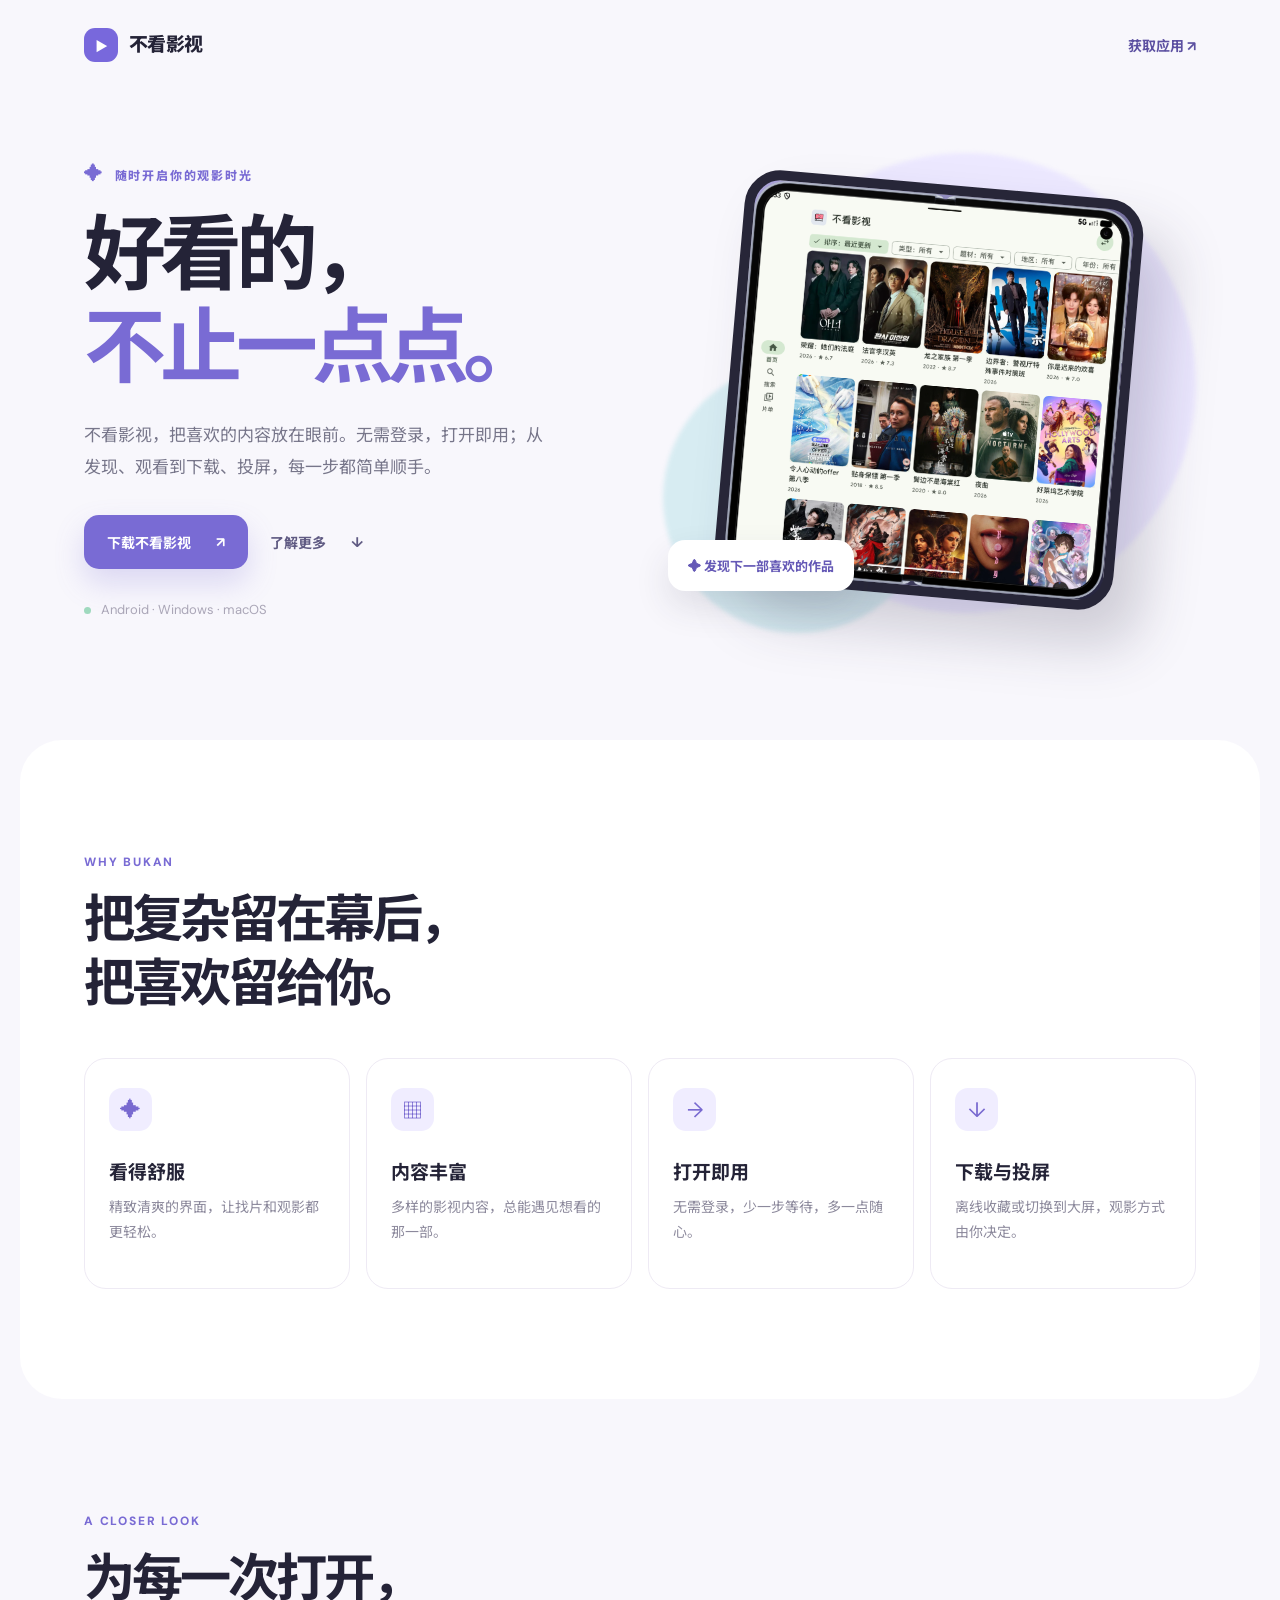
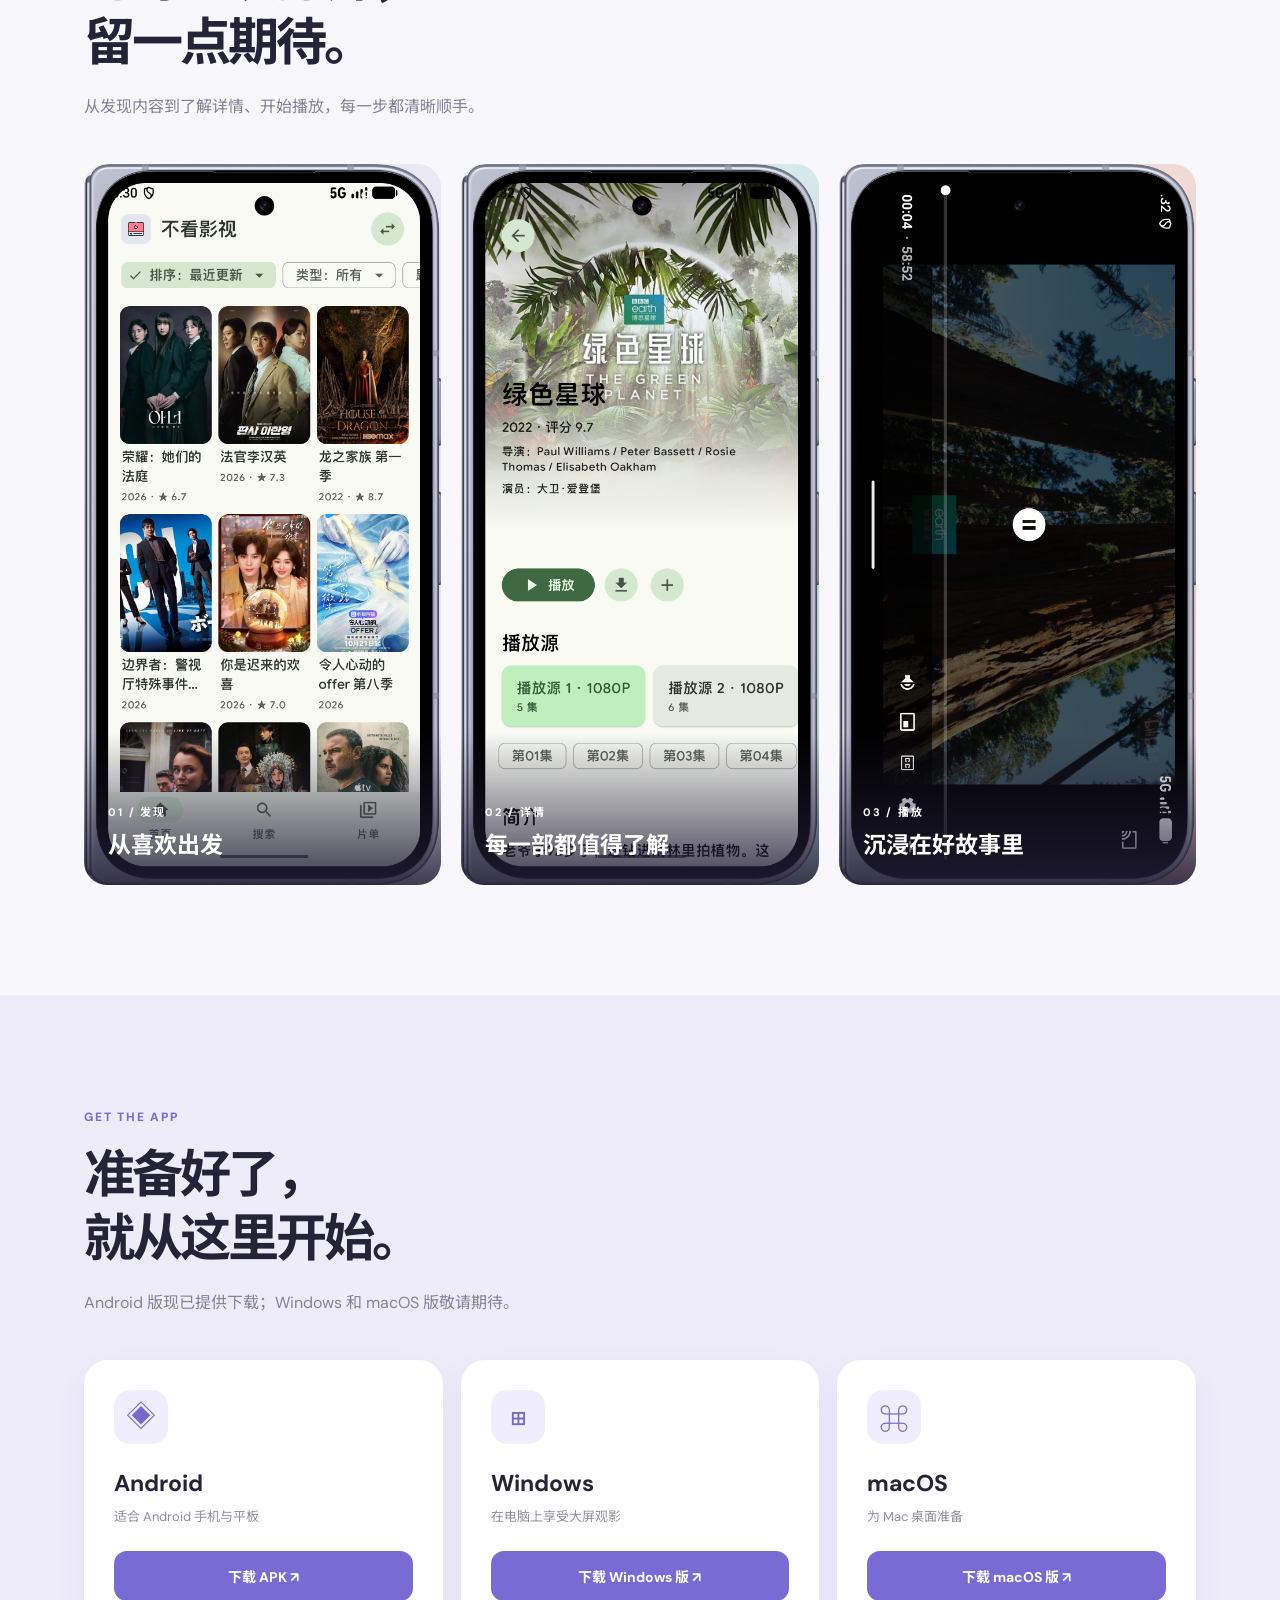
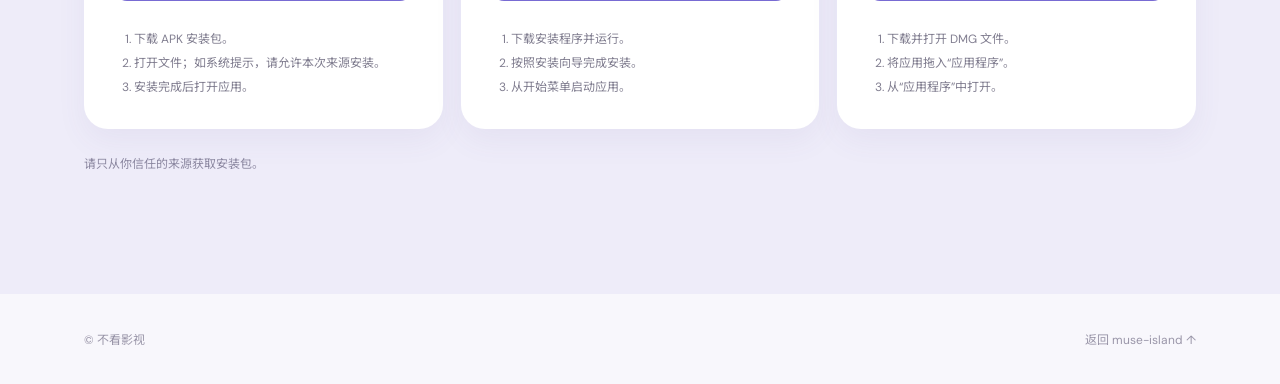
<file: webApp/src/webMain/resources/bukan-yingshi/index.html>
<!doctype html>
<html lang="zh-CN">
<head>
  <meta charset="utf-8">
  <meta name="viewport" content="width=device-width, initial-scale=1">
  <meta name="description" content="不看影视：无需登录，打开即用。发现丰富内容，支持下载与投屏。">
  <title>不看影视 · 轻松发现好内容</title>
  <link rel="stylesheet" href="./styles.css">
</head>
<body>
  <div class="site-shell">
    <header class="topbar">
      <a class="brand" href="/" aria-label="返回 muse-island"><span class="brand-mark">▶</span> 不看影视</a>
      <a class="top-link" href="#download">获取应用 <span aria-hidden="true">↗</span></a>
    </header>

    <main>
      <section class="hero" aria-labelledby="hero-title">
        <div class="hero-copy">
          <span class="eyebrow"><span class="sparkle">✦</span> 随时开启你的观影时光</span>
          <h1 id="hero-title">好看的，<br><em>不止一点点。</em></h1>
          <p>不看影视，把喜欢的内容放在眼前。无需登录，打开即用；从发现、观看到下载、投屏，每一步都简单顺手。</p>
          <div class="hero-actions">
            <a class="button primary" href="#download">下载不看影视 <span aria-hidden="true">↗</span></a>
            <a class="button text-button" href="#features">了解更多 <span aria-hidden="true">↓</span></a>
          </div>
          <div class="hero-note"><span class="note-dot"></span> Android · Windows · macOS</div>
        </div>
        <div class="hero-art" aria-label="不看影视首页截图">
          <div class="orb orb-one"></div><div class="orb orb-two"></div>
          <div class="screen-placeholder"><img class="screen-shot" src="./home.png" alt="不看影视首页" fetchpriority="high"></div>
          <div class="floating-label">✦ 发现下一部喜欢的作品</div>
        </div>
      </section>

      <section class="features section" id="features" aria-labelledby="features-title">
        <div class="section-heading"><span class="eyebrow">WHY BUKAN</span><h2 id="features-title">把复杂留在幕后，<br>把喜欢留给你。</h2></div>
        <div class="feature-grid">
          <article class="feature-card"><span class="feature-icon">✦</span><h3>看得舒服</h3><p>精致清爽的界面，让找片和观影都更轻松。</p></article>
          <article class="feature-card"><span class="feature-icon">▦</span><h3>内容丰富</h3><p>多样的影视内容，总能遇见想看的那一部。</p></article>
          <article class="feature-card"><span class="feature-icon">→</span><h3>打开即用</h3><p>无需登录，少一步等待，多一点随心。</p></article>
          <article class="feature-card"><span class="feature-icon">↓</span><h3>下载与投屏</h3><p>离线收藏或切换到大屏，观影方式由你决定。</p></article>
        </div>
      </section>

      <section class="showcase section" aria-labelledby="showcase-title">
        <div class="section-heading"><span class="eyebrow">A CLOSER LOOK</span><h2 id="showcase-title">为每一次打开，<br>留一点期待。</h2><p>从发现内容到了解详情、开始播放，每一步都清晰顺手。</p></div>
        <div class="showcase-grid">
          <div class="image-slot"><img src="./find.png" alt="不看影视发现页面" loading="lazy"><div class="slot-copy"><span>01 / 发现</span><strong>从喜欢出发</strong></div></div>
          <div class="image-slot"><img src="./detail.png" alt="不看影视影片详情页面" loading="lazy"><div class="slot-copy"><span>02 / 详情</span><strong>每一部都值得了解</strong></div></div>
          <div class="image-slot"><img src="./play.png" alt="不看影视播放页面" loading="lazy"><div class="slot-copy"><span>03 / 播放</span><strong>沉浸在好故事里</strong></div></div>
        </div>
      </section>

      <section class="download section" id="download" aria-labelledby="download-title">
        <div class="section-heading"><span class="eyebrow">GET THE APP</span><h2 id="download-title">准备好了，<br>就从这里开始。</h2><p>Android 版现已提供下载；Windows 和 macOS 版敬请期待。</p></div>
        <div class="download-grid">
          <article class="download-card"><span class="platform-icon">◈</span><h3>Android</h3><p>适合 Android 手机与平板</p><a href="./bukan-yingshi_v2.0.apk" download>下载 APK ↗</a><ol><li>下载 APK 安装包。</li><li>打开文件；如系统提示，请允许本次来源安装。</li><li>安装完成后打开应用。</li></ol></article>
          <article class="download-card"><span class="platform-icon">⊞</span><h3>Windows</h3><p>在电脑上享受大屏观影</p><button type="button" onclick="document.getElementById('unavailable-dialog').showModal()">下载 Windows 版 ↗</button><ol><li>下载安装程序并运行。</li><li>按照安装向导完成安装。</li><li>从开始菜单启动应用。</li></ol></article>
          <article class="download-card"><span class="platform-icon">⌘</span><h3>macOS</h3><p>为 Mac 桌面准备</p><button type="button" onclick="document.getElementById('unavailable-dialog').showModal()">下载 macOS 版 ↗</button><ol><li>下载并打开 DMG 文件。</li><li>将应用拖入“应用程序”。</li><li>从“应用程序”中打开。</li></ol></article>
        </div>
        <p class="download-note">请只从你信任的来源获取安装包。</p>
      </section>
    </main>
    <dialog id="unavailable-dialog" aria-labelledby="unavailable-title">
      <h2 id="unavailable-title">暂无安装包可供下载</h2>
      <p>这个平台的版本还没有上传，请稍后再来看看。</p>
      <form method="dialog"><button type="submit">知道了</button></form>
    </dialog>
    <footer><span>© 不看影视</span><a href="/">返回 muse-island ↑</a></footer>
  </div>
</body>
</html>
</file>
<file: webApp/src/webMain/resources/bukan-yingshi/styles.css>
@import url('https://fonts.googleapis.com/css2?family=DM+Sans:wght@400;500;600;700&family=Noto+Sans+SC:wght@400;500;600;700;800&display=swap');
:root{font-family:'DM Sans','Noto Sans SC',sans-serif;color:#242337;background:#f8f7fc;scroll-behavior:smooth}
*{box-sizing:border-box}body{margin:0}a{color:inherit;text-decoration:none}button,a{-webkit-tap-highlight-color:transparent}a:focus-visible{outline:3px solid #8b7dea;outline-offset:4px}h1,h2,h3,p{margin-top:0}.site-shell{overflow:hidden}.topbar,.hero,.section,footer{max-width:1240px;margin:auto;padding-left:clamp(24px,5vw,64px);padding-right:clamp(24px,5vw,64px)}
.topbar{height:90px;display:flex;align-items:center;justify-content:space-between}.brand{font-size:19px;font-weight:800;letter-spacing:-.04em}.brand-mark{display:inline-grid;place-items:center;width:34px;height:34px;margin-right:8px;border-radius:11px;background:#7868dc;color:white;font-size:13px}.top-link{font-size:14px;font-weight:700;color:#5c50a1}
.hero{min-height:650px;display:grid;grid-template-columns:1fr 1.02fr;align-items:center;gap:5%;padding-top:50px;padding-bottom:100px}.eyebrow{color:#796bd4;font-size:12px;font-weight:800;letter-spacing:.15em}.sparkle{font-size:18px;margin-right:6px}.hero h1{font-size:clamp(55px,6.4vw,92px);line-height:1.14;letter-spacing:-.075em;margin:23px 0}.hero h1 em{font-style:normal;color:#796bd4}.hero-copy>p{max-width:475px;color:#77768a;font-size:17px;line-height:1.9}.hero-actions{display:flex;align-items:center;gap:22px;margin:32px 0}.button{display:inline-flex;align-items:center;justify-content:center;gap:25px;font-weight:700;font-size:14px}.primary{padding:17px 23px;border-radius:15px;background:#796bd4;color:white;box-shadow:0 14px 30px #796bd43b}.primary:hover{background:#6556c2}.text-button{color:#605b83}.hero-note{font-size:13px;color:#aaa6b7}.note-dot{display:inline-block;width:7px;height:7px;border-radius:50%;background:#9fd9be;margin-right:7px}
.hero-art{height:485px;position:relative;display:grid;place-items:center}.orb{position:absolute;border-radius:50%;filter:blur(2px)}.orb-one{width:460px;height:460px;background:#ece8ff;right:0;top:5px}.orb-two{width:270px;height:270px;background:#d7ecf2;left:0;bottom:0}.screen-placeholder{position:relative;width:min(75%,350px);height:430px;border:10px solid #272638;border-radius:36px;background:linear-gradient(150deg,#aca5db,#65618d 47%,#24233c);box-shadow:30px 34px 55px #34304d36;display:flex;align-items:center;justify-content:center;flex-direction:column;text-align:center;color:white;transform:rotate(7deg)}.screen-badge{position:absolute;top:32px;left:27px;font-size:10px;letter-spacing:.2em;opacity:.7}.screen-play{display:grid;place-items:center;width:88px;height:88px;margin-bottom:32px;border-radius:25px;background:#ffffff30;backdrop-filter:blur(8px);font-size:27px}.screen-placeholder strong{font-size:19px}.screen-placeholder small{opacity:.66;margin-top:8px}.floating-label{position:absolute;left:1%;bottom:42px;background:white;padding:16px 20px;border-radius:17px;box-shadow:0 16px 35px #34304d1f;font-size:13px;font-weight:700;color:#6559b6}
.section{padding-top:110px;padding-bottom:110px}.section-heading{margin-bottom:42px}.section-heading h2{font-size:clamp(34px,4vw,55px);line-height:1.25;letter-spacing:-.06em;margin:17px 0}.section-heading p{max-width:580px;color:#858296;line-height:1.85}.features{background:#fff;border-radius:42px}.feature-grid{display:grid;grid-template-columns:repeat(4,1fr);gap:16px}.feature-card{border:1px solid #eeeaf4;border-radius:22px;padding:29px 24px;min-height:222px}.feature-icon{display:grid;place-items:center;width:43px;height:43px;border-radius:13px;background:#f0edff;color:#7869d0;font-size:21px}.feature-card h3{font-size:19px;margin:26px 0 10px}.feature-card p{font-size:14px;line-height:1.8;color:#8c899c}
.showcase-grid{display:grid;grid-template-columns:repeat(3,1fr);gap:20px}.image-slot{min-height:340px;padding:30px;display:flex;flex-direction:column;justify-content:end;border-radius:23px;background:linear-gradient(145deg,#ebe7fa,#bfb6e9);color:#5b518f}.image-slot:nth-child(2){background:linear-gradient(145deg,#e7f1f1,#a8ced5);color:#496c74}.image-slot:nth-child(3){background:linear-gradient(145deg,#f6e6e2,#dcb9b4);color:#885d5b}.image-slot span{font-size:11px;font-weight:700;letter-spacing:.17em}.image-slot strong{font-size:23px;line-height:1.4;margin:10px 0}.image-slot small{font-size:12px;opacity:.7}
.download{max-width:none;background:#eeecf9}.download>.section-heading,.download-grid,.download-note{max-width:1112px;margin-left:auto;margin-right:auto}.download-grid{display:grid;grid-template-columns:repeat(3,1fr);gap:18px}.download-card{background:white;border-radius:24px;padding:30px;box-shadow:0 12px 30px #5e559010}.platform-icon{display:grid;place-items:center;width:54px;height:54px;border-radius:16px;background:#f0edfc;color:#7768cc;font-size:30px}.download-card h3{font-size:23px;margin:24px 0 8px}.download-card>p{color:#9390a0;font-size:13px}.download-card>a{display:block;padding:15px 18px;margin:26px 0;border-radius:13px;background:#786bd3;color:white;text-align:center;font-size:14px;font-weight:700}.download-card>a:hover{background:#6659bf}.download-card ol{padding-left:20px;margin:0;color:#817e90;font-size:12px;line-height:2}.download-note{color:#8c88a1;font-size:12px;margin-top:25px}footer{display:flex;justify-content:space-between;padding-top:36px;padding-bottom:36px;color:#9995a8;font-size:12px}
@media(max-width:900px){.hero{grid-template-columns:1fr;padding-top:35px}.hero-art{height:410px}.feature-grid{grid-template-columns:repeat(2,1fr)}.download-grid{grid-template-columns:1fr}.showcase-grid{gap:12px}.image-slot{min-height:260px;padding:20px}}
@media(max-width:620px){.topbar{height:70px}.hero{padding-bottom:65px}.hero h1{font-size:57px}.hero-copy>p{font-size:15px}.hero-art{height:350px}.orb-one{width:330px;height:330px}.orb-two{width:180px;height:180px}.screen-placeholder{height:310px;width:235px;border-width:7px;border-radius:27px}.screen-play{width:60px;height:60px;font-size:20px;margin-bottom:18px}.screen-placeholder strong{font-size:15px}.screen-placeholder small{font-size:10px}.floating-label{bottom:15px}.section{padding-top:75px;padding-bottom:75px}.features{border-radius:25px}.feature-grid{grid-template-columns:1fr 1fr;gap:10px}.feature-card{min-height:185px;padding:18px}.feature-card h3{font-size:16px;margin:20px 0 6px}.feature-card p{font-size:12px}.showcase-grid{display:flex;overflow-x:auto;scroll-snap-type:x mandatory}.image-slot{min-width:78%;scroll-snap-align:center}footer{gap:15px}}
@media(prefers-reduced-motion:reduce){:root{scroll-behavior:auto}}
.screen-placeholder{width:min(85%,400px);height:auto;aspect-ratio:2201/2268;overflow:hidden;transform:rotate(5deg)}
.screen-shot{display:block;width:100%;height:100%;object-fit:contain}
.image-slot{min-height:0;padding:0;display:block;position:relative;overflow:hidden;background:#eae8f3}
.image-slot img{display:block;width:100%;height:auto}
.slot-copy{position:absolute;inset:auto 0 0;padding:70px 24px 24px;background:linear-gradient(transparent,#211d35d9);color:#fff}
.slot-copy span{display:block}.slot-copy strong{display:block;margin-bottom:0}
@media(max-width:620px){.screen-placeholder{width:min(85%,300px);height:auto}.image-slot{min-height:0}}
.download-card>a,.download-card>button{display:block;width:100%;padding:15px 18px;margin:26px 0;border:0;border-radius:13px;background:#786bd3;color:white;text-align:center;font:700 14px 'DM Sans','Noto Sans SC',sans-serif;cursor:pointer}
.download-card>button:hover{background:#6659bf}.download-card>button:focus-visible,dialog button:focus-visible{outline:3px solid #8b7dea;outline-offset:3px}
dialog{max-width:min(90vw,400px);padding:30px;border:0;border-radius:22px;box-shadow:0 24px 70px #24233740;color:#242337;font-family:inherit}dialog::backdrop{background:#211d3570}dialog h2{font-size:21px;margin-bottom:12px}dialog p{color:#77768a;line-height:1.7}dialog form{text-align:right;margin-top:24px}dialog button{padding:11px 20px;border:0;border-radius:11px;background:#786bd3;color:white;font:inherit;font-size:14px;font-weight:700;cursor:pointer}
</file>
